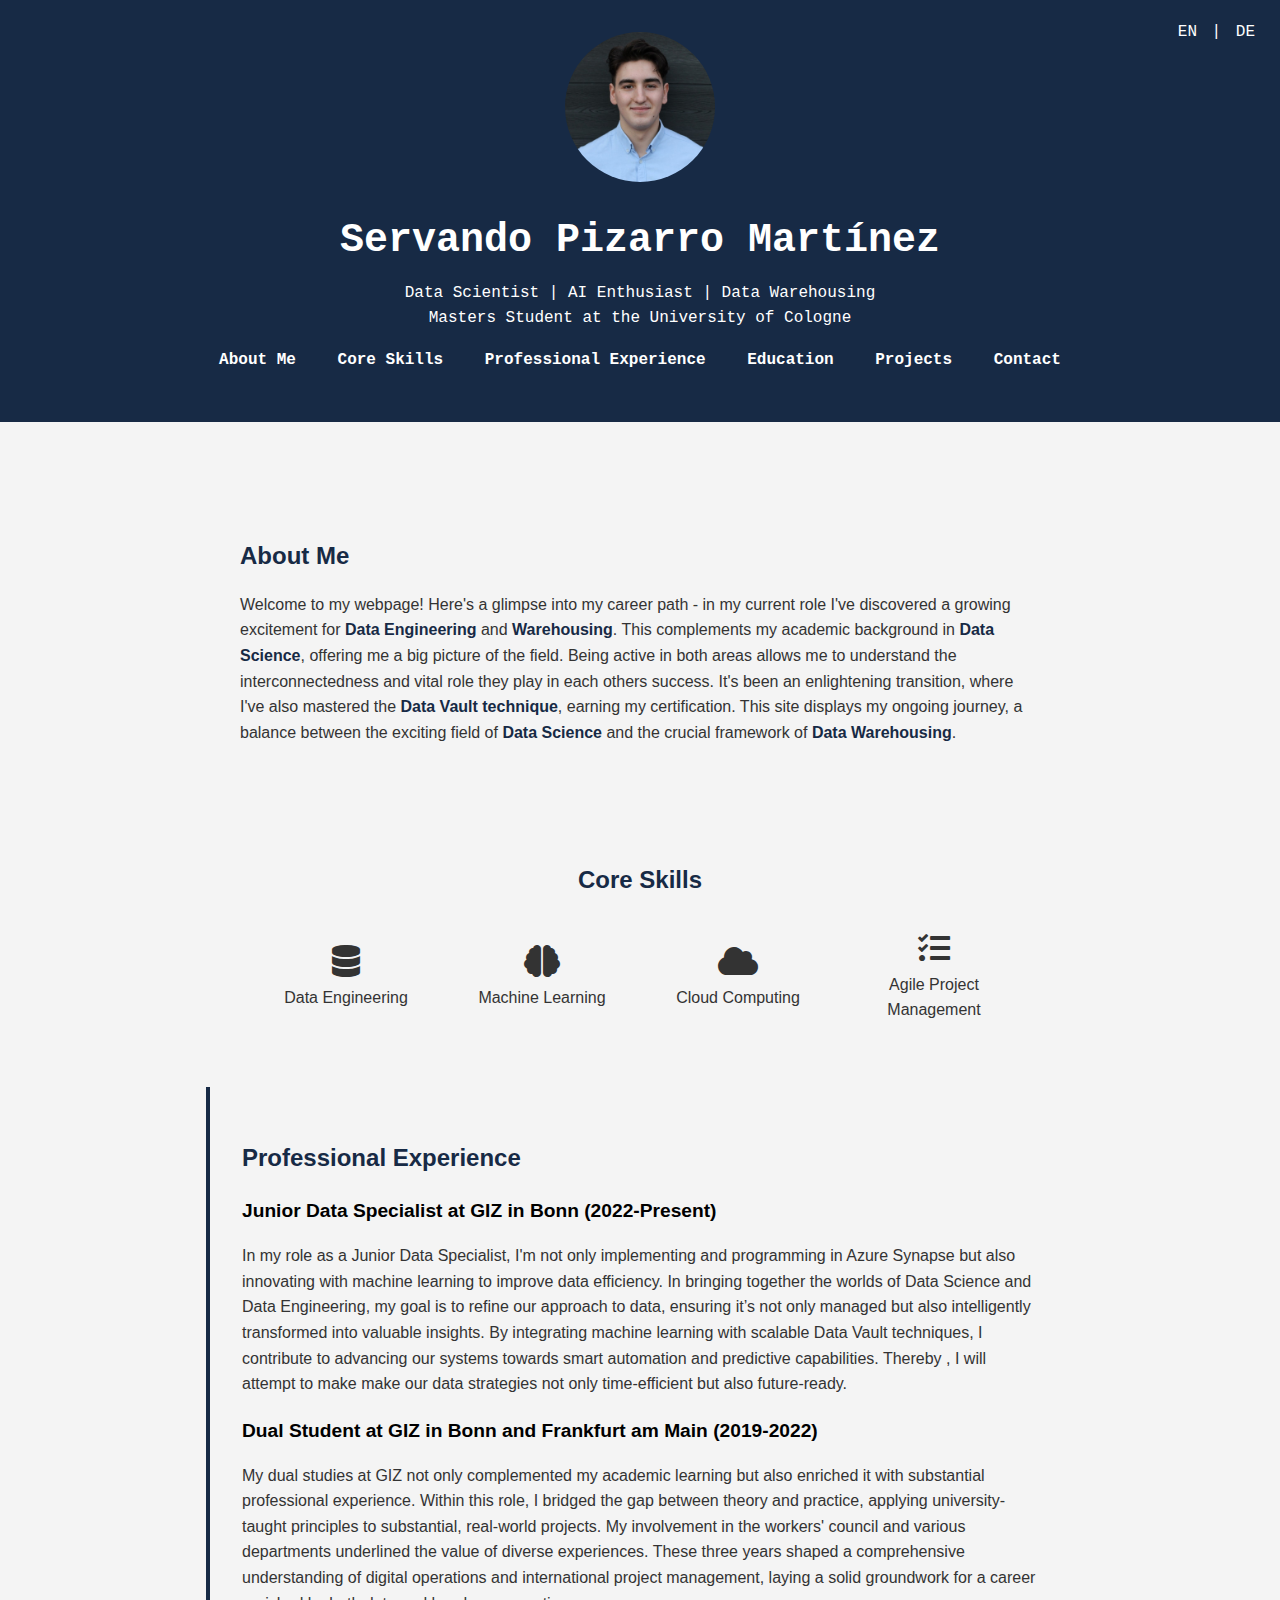
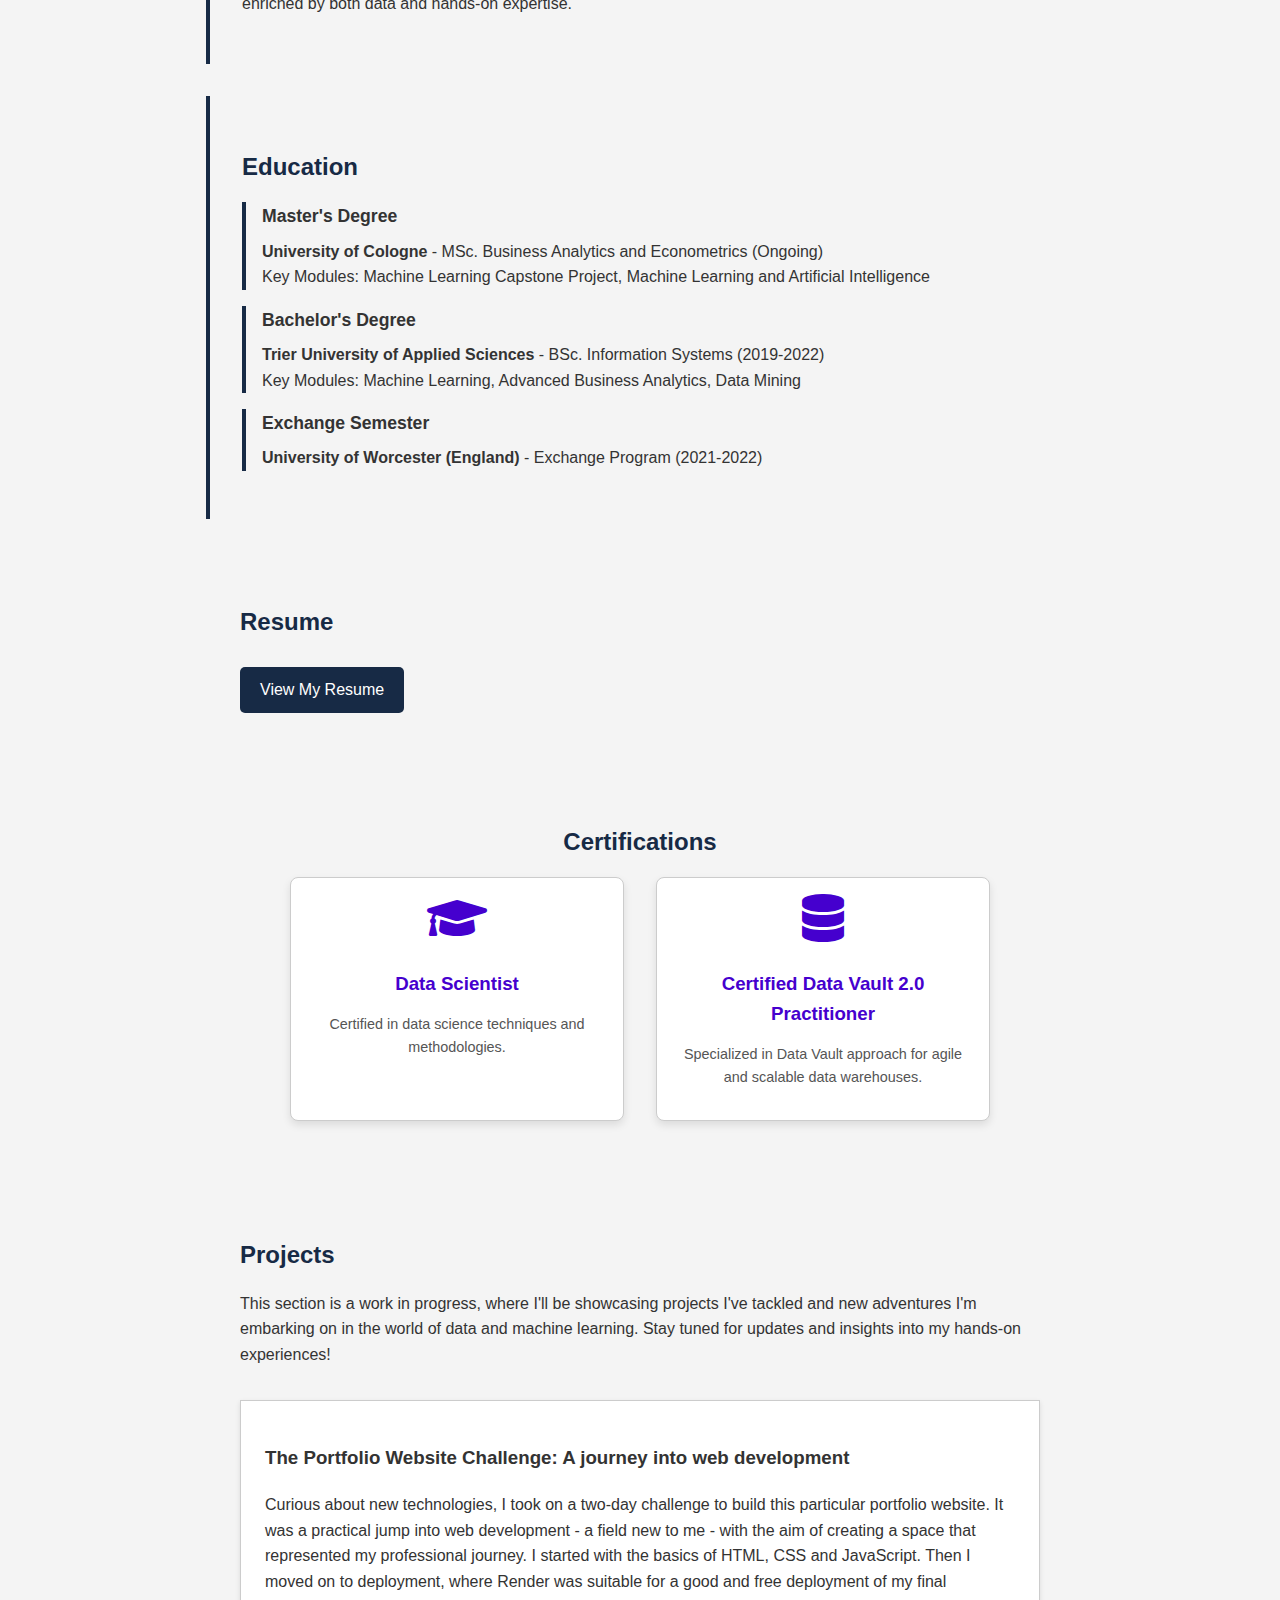
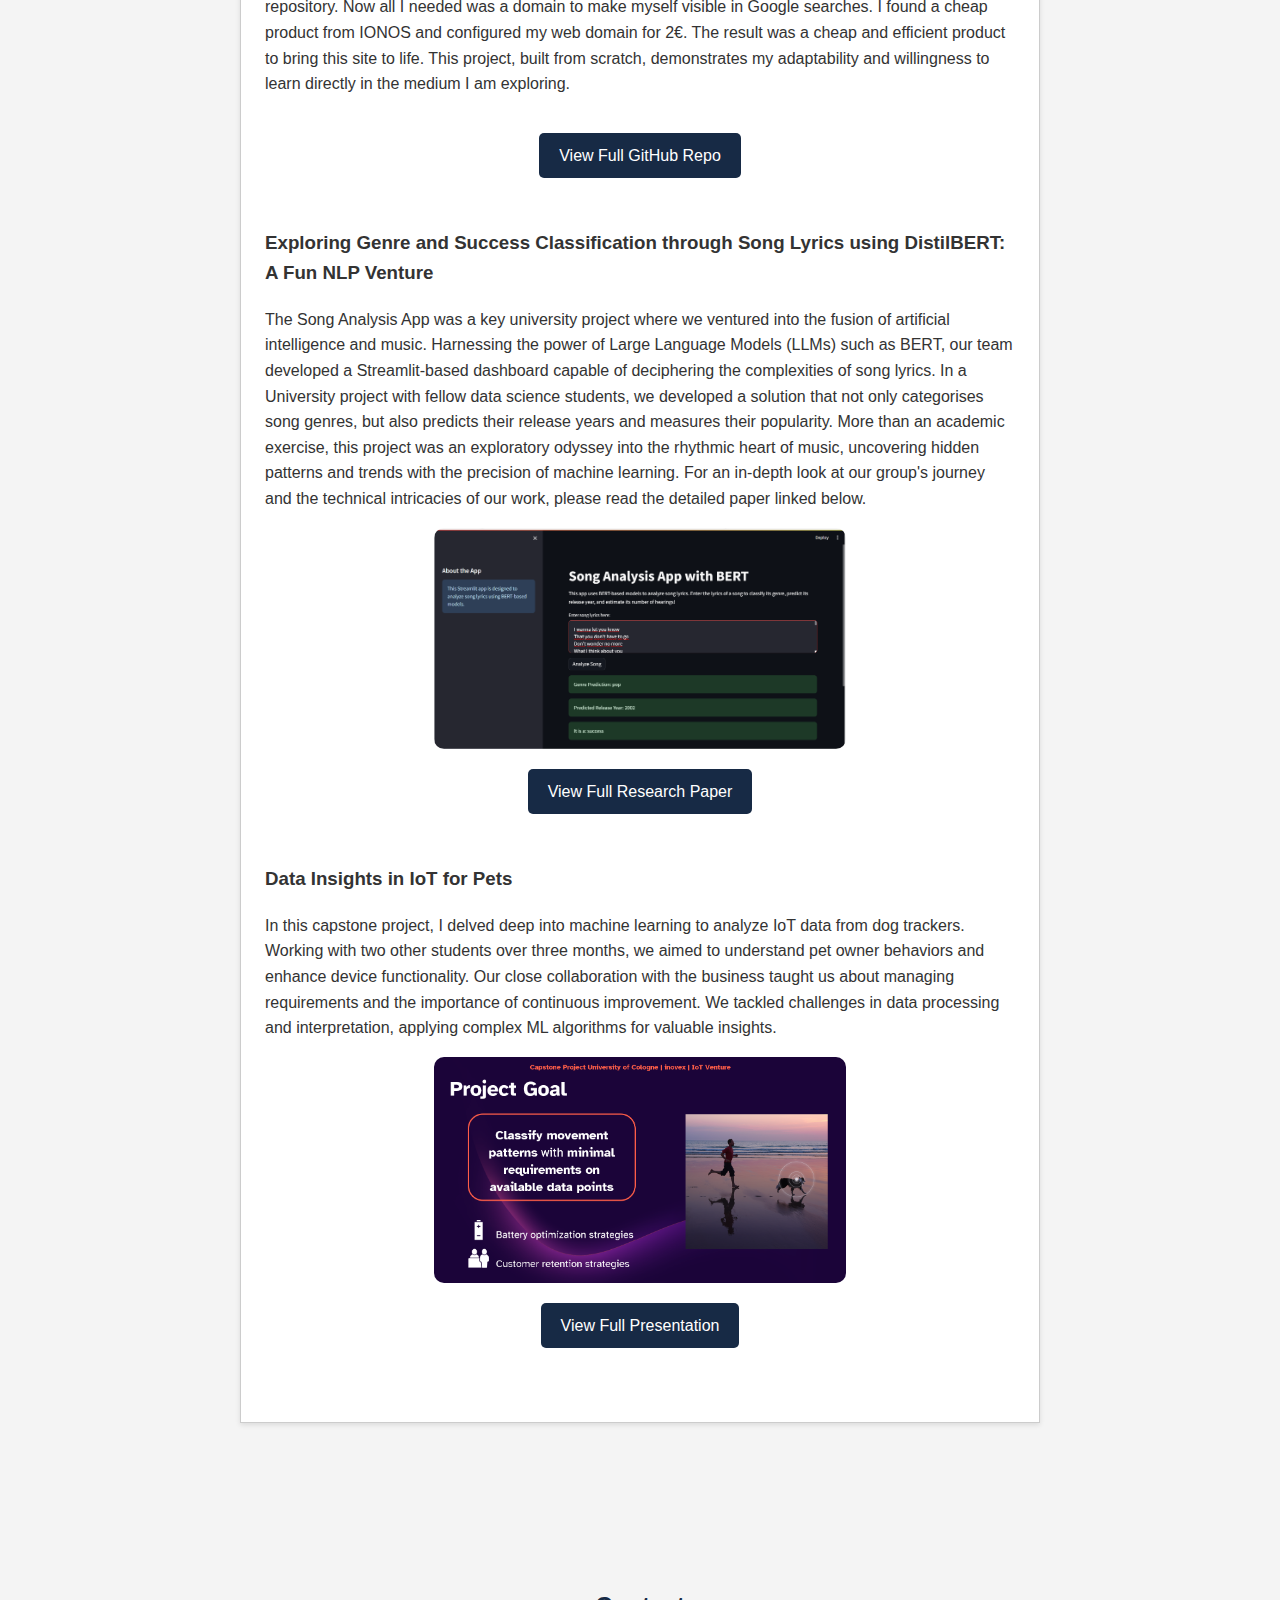
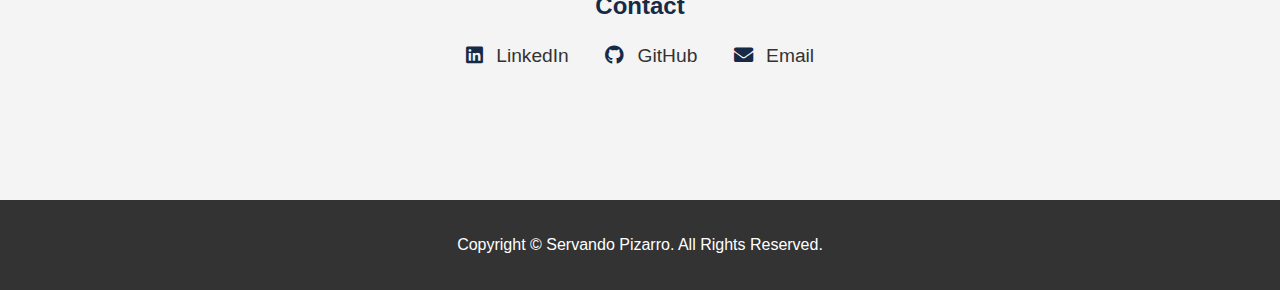
<file: index.html>
<!DOCTYPE html>
<html lang="en">
<head>
    <meta charset="UTF-8">
    <meta name="viewport" content="width=device-width, initial-scale=1.0">
    <title>About Me - Portfolio</title>
    <link rel="stylesheet" href="styles.css">
</head>
<body>
    <header>
        <div class="language-switcher">
            <a href="index.html">EN</a> | <a href="index_de.html">DE</a>
        </div>
        <img src="/Pictures/yo.jpeg" alt="Servando" class="profile-pic"> 
        <h1>Servando Pizarro Martínez</h1>
        <p>Data Scientist | AI Enthusiast | Data Warehousing </p>
        <p>Masters Student at the University of Cologne</p>
        <!-- Navigation Menu -->
        <nav>
            <ul>
                <li><a href="#about-me">About Me</a></li>
                <li><a href="#core-skills">Core Skills</a></li>
                <li><a href="#professional-experience">Professional Experience</a></li>
                <li><a href="#education">Education</a></li>
                <li><a href="#projects">Projects</a></li>
                <li><a href="#contact">Contact</a></li>
            </ul>
        </nav>
    </header>
<body>

    
    <main>
        
        <section id="about-me">
            <h2>About Me</h2>
            <div class="about-container">
                <p>
                    Welcome to my webpage! Here's a glimpse into my career path - in my current role
                    I've discovered a growing excitement for <span class="highlight">Data Engineering</span> and <span class="highlight">Warehousing</span>. This complements my academic
                     background in <span class="highlight">Data Science</span>,
                     offering me a big picture of the field. Being active
                    in both areas allows me to understand the interconnectedness</span> and vital role they play in each others success. It's been an enlightening transition,
                    where I've also mastered the <span class="highlight">Data Vault technique</span>, earning my certification. This site displays my ongoing journey,
                    a balance between the exciting field of <span class="highlight">Data Science</span> and the crucial framework of <span class="highlight">Data Warehousing</span>.
                </p>
            </div>
        </section>
        
        

        <section id="core-skills">
            <h2>Core Skills</h2>
            <div class="skills-grid">
                <div class="skill-item">
                    <i class="fas fa-database"></i>
                    <p>Data Engineering</p>
                </div>
                <div class="skill-item">
                    <i class="fas fa-brain"></i>
                    <p>Machine Learning</p>
                </div>
                <div class="skill-item">
                    <i class="fas fa-cloud"></i>
                    <p>Cloud Computing</p>
                </div>
                <div class="skill-item">
                    <i class="fas fa-tasks"></i>
                    <p>Agile Project Management</p>
                </div>
            </div>
        </section>

        <section id="professional-experience">
            <h2>Professional Experience</h2>
            <div class="experience-entry">
                <h3>Junior Data Specialist at GIZ in Bonn (2022-Present)</h3>
                <p>
                    In my role as a Junior Data Specialist, I'm not only implementing and programming in Azure Synapse but also innovating with machine learning to improve data efficiency. In bringing together the worlds of Data Science and Data Engineering, my goal is to refine our approach to data, ensuring it’s not only managed but also intelligently transformed into valuable insights. By integrating machine learning with scalable Data Vault techniques, I contribute to advancing our systems towards smart automation and predictive capabilities. Thereby , I will attempt to make make our data strategies not only time-efficient but also future-ready.
                </p>

                <h3>Dual Student at GIZ in Bonn and Frankfurt am Main (2019-2022)</h3>
                <p>
                    My dual studies at GIZ not only complemented my academic learning but also enriched it with substantial professional experience. Within this role, I bridged the gap between theory and practice, applying university-taught principles to substantial, real-world projects. My involvement in the workers' council and various departments underlined the value of diverse experiences. These three years shaped a comprehensive understanding of digital operations and international project management, laying a solid groundwork for a career enriched by both data and hands-on expertise.                </p>
            </div>
        </section>
        
        <section id="education">
            <h2>Education</h2>
            <div class="education-entry">
                <h3>Master's Degree</h3>
                <p><strong>University of Cologne</strong> - MSc. Business Analytics and Econometrics (Ongoing)</p>
                <p>Key Modules: Machine Learning Capstone Project,  Machine Learning and Artificial Intelligence</p>
            </div>
            <div class="education-entry">
                <h3>Bachelor's Degree</h3>
                <p><strong>Trier University of Applied Sciences</strong> - BSc. Information Systems (2019-2022)</p>
                <p>Key Modules: Machine Learning, Advanced Business Analytics, Data Mining</p>
            </div>
            <div class="education-entry">
                <h3>Exchange Semester</h3>
                <p><strong>University of Worcester (England)</strong> - Exchange Program (2021-2022)</p>
            </div>
        </section>
        
         
        <section id="resume-download">
            <h2>Resume</h2>
            <a href="/PDFs_and_PPTs/CV.pdf" target="_blank" class="resume-button">View My Resume</a>
        </section> 
        
        <section id="certificates">
            <h2>Certifications</h2>
            <div class="certificate-container">
                <a href="https://verify.stackfuel.com/8aAGehIbugui" target="_blank" class="certificate-card">
                    <i class="fas fa-graduation-cap"></i>
                    <h3>Data Scientist</h3>
                    <p>Certified in data science techniques and methodologies.</p>
                </a>
                <a href="https://www.credential.net/e50a12f8-f323-4e0e-8c1d-272fa7858e10#gs.7lz2ez" target="_blank" class="certificate-card">
                    <i class="fas fa-database"></i>
                    <h3>Certified Data Vault 2.0 Practitioner</h3>
                    <p>Specialized in Data Vault approach for agile and scalable data warehouses.</p>
                </a>
            </div>
        </section>
        
        


        <section id="projects">
            <h2>Projects</h2>
            <p class="project-intro">
                This section is a work in progress, where I'll be showcasing projects I've tackled and new adventures I'm embarking on in the world of data and machine learning. Stay tuned for updates and insights into my hands-on experiences!
            </p>
            <div class="project">

                <h3>The Portfolio Website Challenge: A journey into web development</h3>
                <p>
                    Curious about new technologies, I took on a two-day challenge to build this particular portfolio website. It was a practical jump into web development - a field new to me - with the aim of creating a space that represented my professional journey. I started with the basics of HTML, CSS and JavaScript. Then I moved on to deployment, where Render was suitable for a good and free deployment of my final repository. Now all I needed was a domain to make myself visible in Google searches. I found a cheap product from IONOS and configured my web domain for 2€. The result was a cheap and efficient product to bring this site to life. This project, built from scratch, demonstrates my adaptability and willingness to learn directly in the medium I am exploring.         
                    
                </p>   

                <div class="button-container">
                    <a href="https://github.com/Servando-Pizarro/Presentation-Website" target="_blank" class="view-presentation-button">View Full GitHub Repo</a>
                </div>
             

                

                <h3>Exploring Genre and Success Classification through Song Lyrics using
                    DistilBERT: A Fun NLP Venture</h3>
                <p>
                    The Song Analysis App was a key university project where we ventured into the fusion of artificial intelligence and music. Harnessing the power of Large Language Models (LLMs) such as BERT, our team developed a Streamlit-based dashboard capable of deciphering the complexities of song lyrics. In a University project with fellow data science students, we developed a solution that not only categorises song genres, but also predicts their release years and measures their popularity. More than an academic exercise, this project was an exploratory odyssey into the rhythmic heart of music, uncovering hidden patterns and trends with the precision of machine learning. For an in-depth look at our group's journey and the technical intricacies of our work, please read the detailed paper linked below.                <div class="project-preview">
                    <img src="/Pictures/Dashboard.png" alt="Project Slide Preview">
                </div>
                <div class="button-container">
                    <a href="/PDFs_and_PPTs/ADA_Final_Project-7.pdf" target="_blank" class="view-presentation-button">View Full Research Paper</a>
                </div>



                <h3>Data Insights in IoT for Pets</h3>
                <p>
                    In this capstone project, I delved deep into machine learning to analyze IoT data from dog trackers. Working with two other students over three months, we aimed to understand pet owner behaviors and enhance device functionality. Our close collaboration with the business taught us about managing requirements and the importance of continuous improvement. We tackled challenges in data processing and interpretation, applying complex ML algorithms for valuable insights.
                </p>
                <div class="project-preview">
                    <img src="/Pictures/Presentation_Picture_1.png" alt="Project Slide Preview">
                </div>
                <div class="button-container">
                    <a href="/PDFs_and_PPTs/Final Presentation_v3.pptx" target="_blank" class="view-presentation-button">View Full Presentation</a>
                </div>
            </div>
        </section>
        
        



        <link href="https://cdnjs.cloudflare.com/ajax/libs/font-awesome/5.15.1/css/all.min.css" rel="stylesheet">
        <section id="contact">
            <h2>Contact</h2>
            <div class="social-links">
                <!-- LinkedIn -->
                <a href="https://www.linkedin.com/in/servando-p-9416001b5/" target="_blank" title="LinkedIn">
                    <i class="fab fa-linkedin"></i> LinkedIn
                </a>
                <!-- GitHub -->
                <a href="https://github.com/Servando-Pizarro" target="_blank" title="GitHub">
                    <i class="fab fa-github"></i> GitHub
                </a>
                <!-- Email -->
                <a href="mailto:servandopizarro@web.de" title="Email">
                    <i class="fas fa-envelope"></i> Email
                </a>
            </div>
        </section>
        
        
    </main>

    <footer>
        <p>Copyright © Servando Pizarro. All Rights Reserved.</p>
    </footer>

    <script src="script.js"></script>
</body>
</html>
</file>
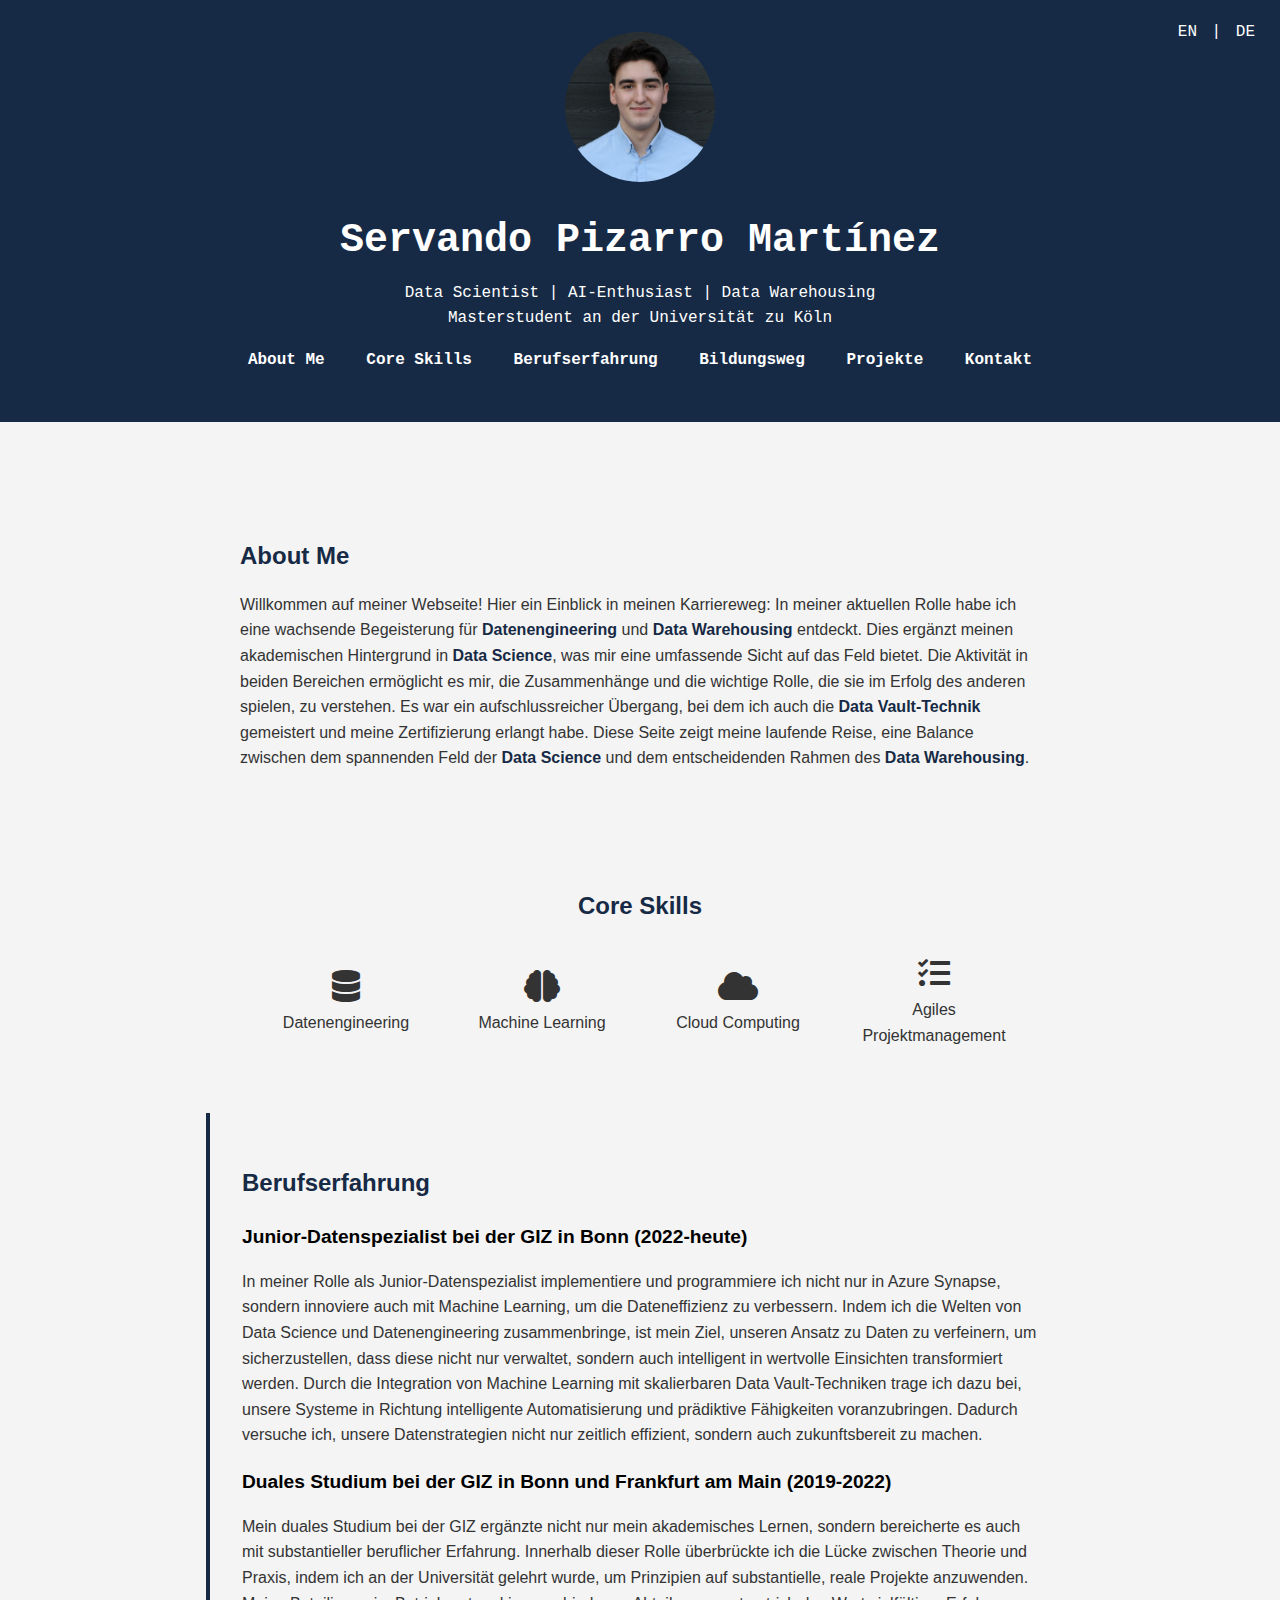
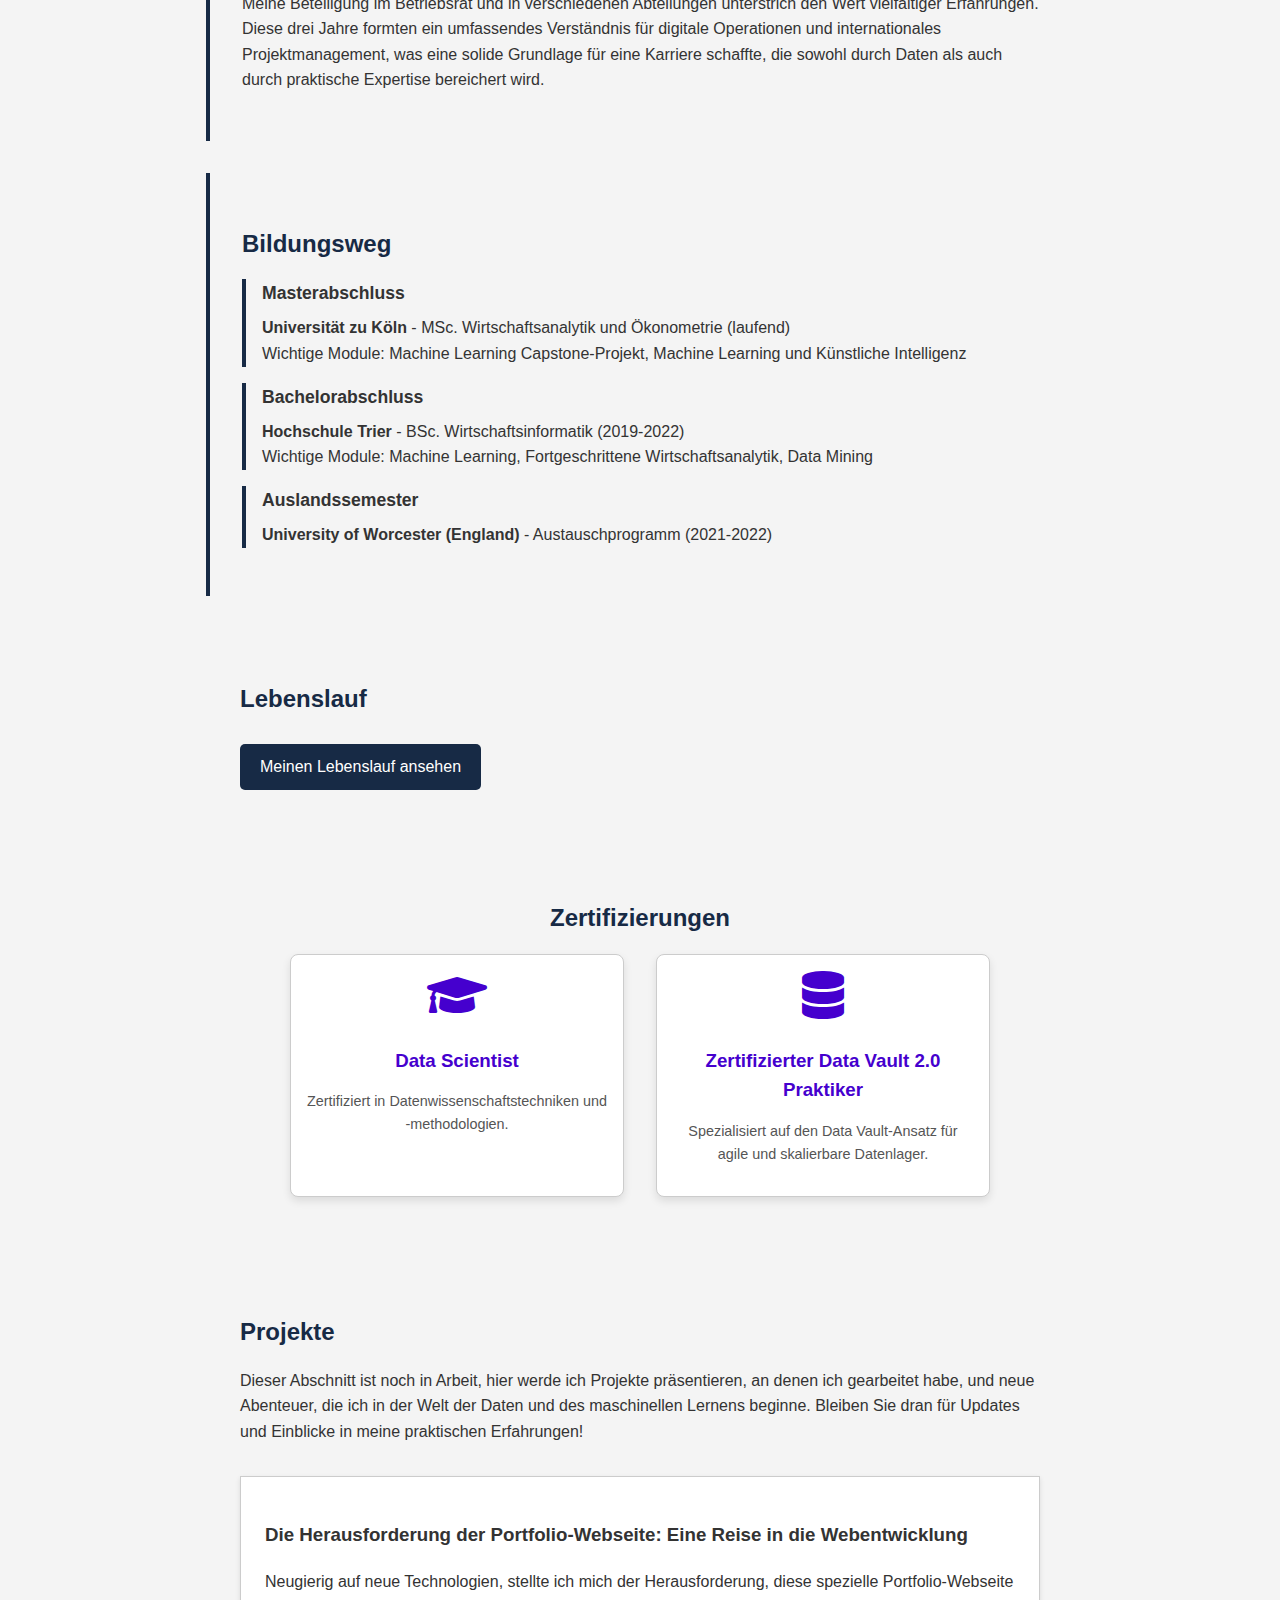
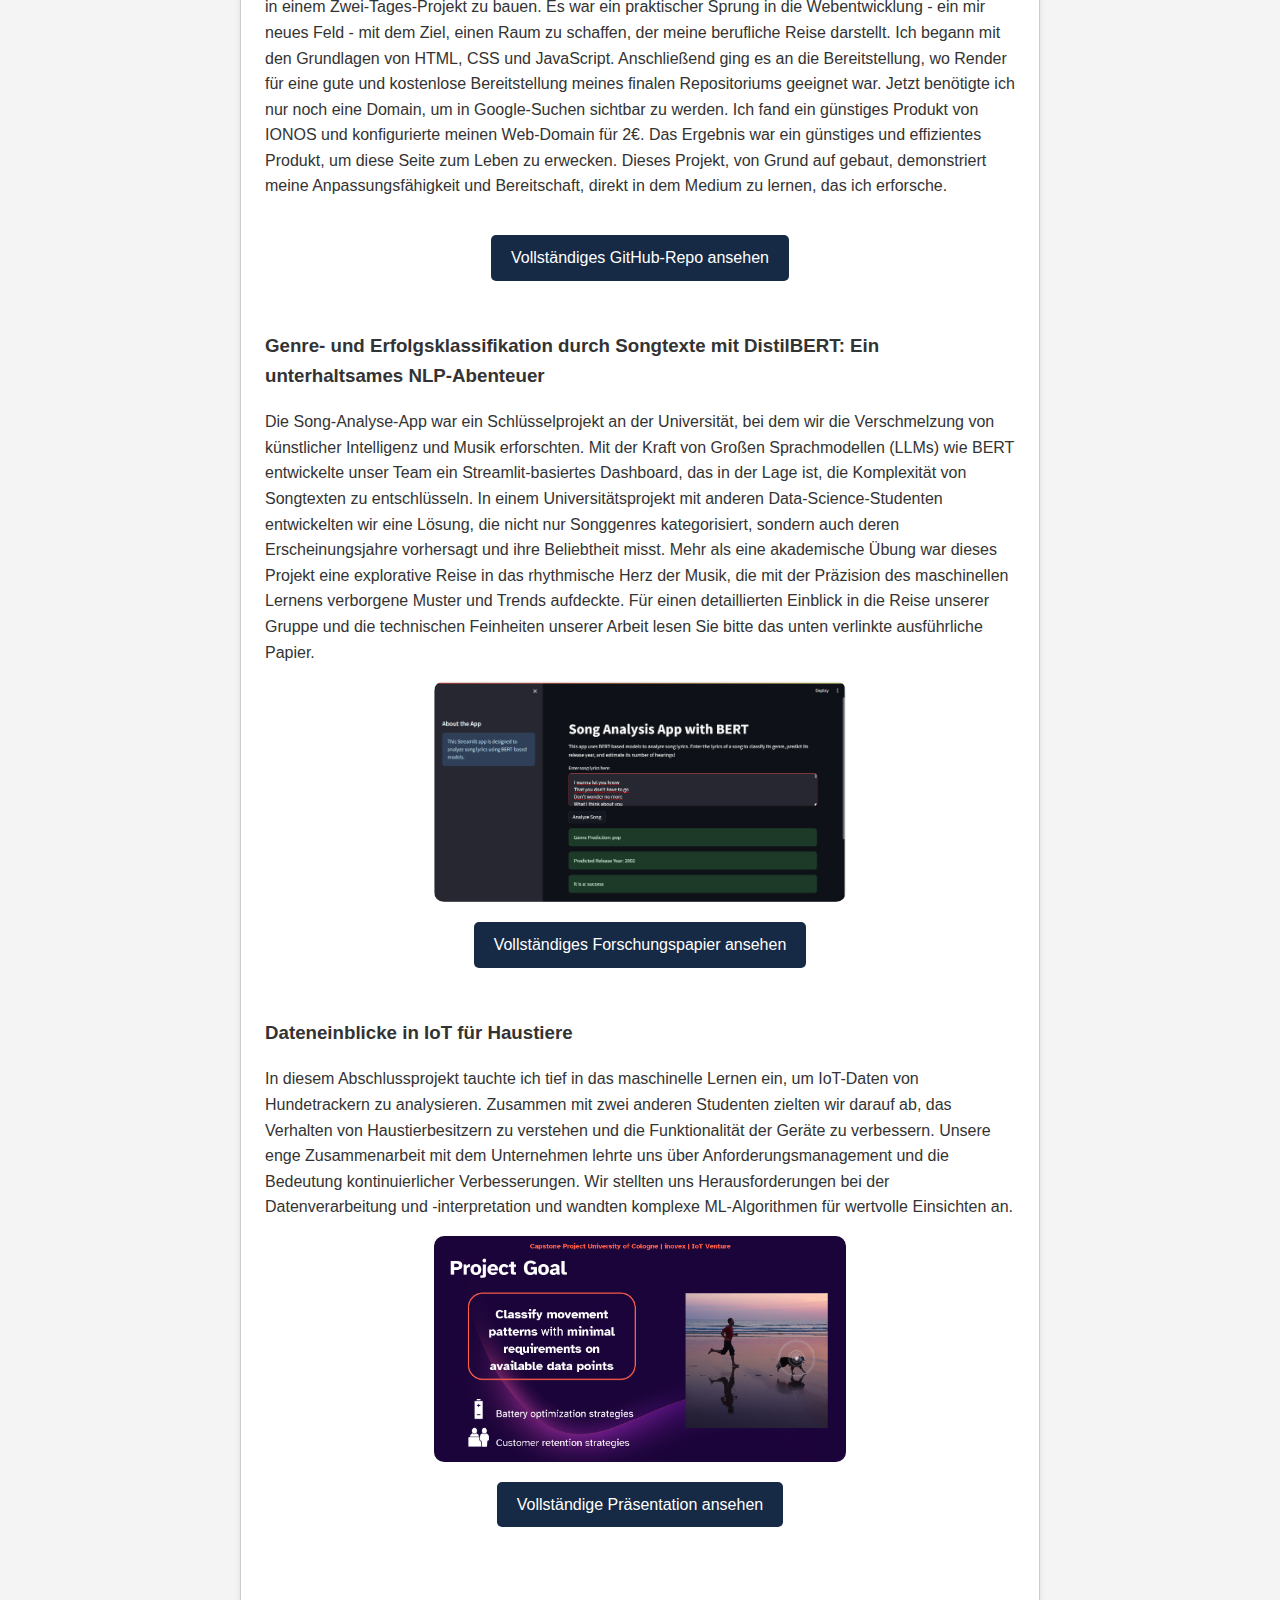
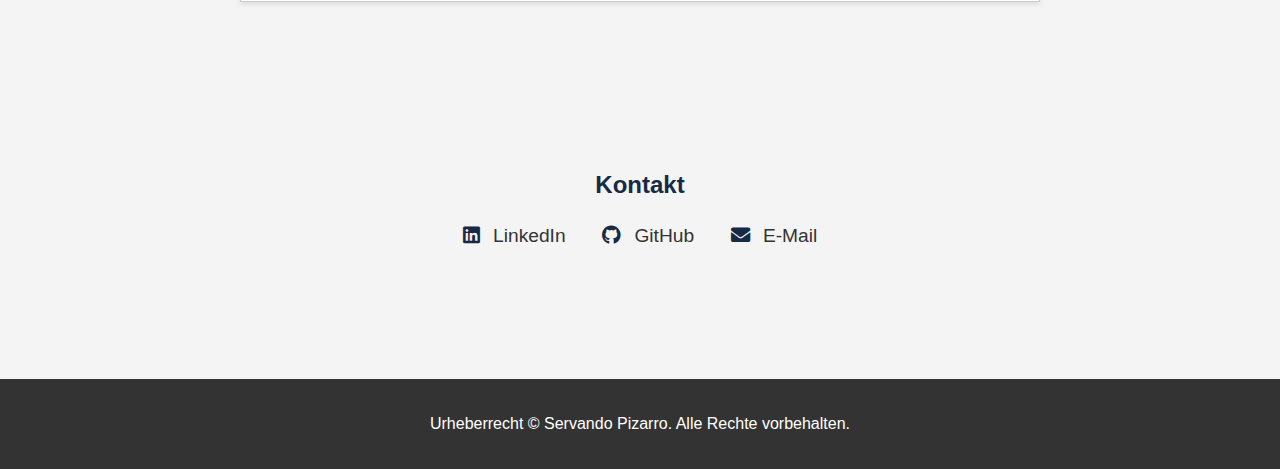
<file: index_de.html>
<!DOCTYPE html>
<html lang="de">
<head>
    <meta charset="UTF-8">
    <meta name="viewport" content="width=device-width, initial-scale=1.0">
    <title>Über Mich - Portfolio</title>
    <link rel="stylesheet" href="styles.css">
</head>
<body>
    <header>
        <div class="language-switcher">
            <a href="index.html">EN</a> | <a href="index_de.html">DE</a>
        </div>
        <img src="/Pictures/yo.jpeg" alt="Servando" class="profile-pic"> 
        <h1>Servando Pizarro Martínez</h1>
        <p>Data Scientist | AI-Enthusiast | Data Warehousing </p>
        <p>Masterstudent an der Universität zu Köln</p>
        <!-- Navigationsmenü -->
        <nav>
            <ul>
                <li><a href="#about-me">About Me</a></li>
                <li><a href="#core-skills">Core Skills</a></li>
                <li><a href="#professional-experience">Berufserfahrung</a></li>
                <li><a href="#education">Bildungsweg</a></li>
                <li><a href="#projects">Projekte</a></li>
                <li><a href="#contact">Kontakt</a></li>
            </ul>
        </nav>
    </header>
<body>

    
    <main>
        
        <section id="about-me">
            <h2>About Me</h2>
            <div class="about-container">
                <p>
                    Willkommen auf meiner Webseite! Hier ein Einblick in meinen Karriereweg: In meiner aktuellen Rolle habe ich eine wachsende Begeisterung für <span class="highlight">Datenengineering</span> und <span class="highlight">Data Warehousing</span> entdeckt. Dies ergänzt meinen akademischen Hintergrund in <span class="highlight">Data Science</span>, was mir eine umfassende Sicht auf das Feld bietet. Die Aktivität in beiden Bereichen ermöglicht es mir, die Zusammenhänge und die wichtige Rolle, die sie im Erfolg des anderen spielen, zu verstehen. Es war ein aufschlussreicher Übergang, bei dem ich auch die <span class="highlight">Data Vault-Technik</span> gemeistert und meine Zertifizierung erlangt habe. Diese Seite zeigt meine laufende Reise, eine Balance zwischen dem spannenden Feld der <span class="highlight">Data Science</span> und dem entscheidenden Rahmen des <span class="highlight">Data Warehousing</span>.
                </p>
            </div>
        </section>
        
        

        <section id="core-skills">
            <h2>Core Skills</h2>
            <div class="skills-grid">
                <div class="skill-item">
                    <i class="fas fa-database"></i>
                    <p>Datenengineering</p>
                </div>
                <div class="skill-item">
                    <i class="fas fa-brain"></i>
                    <p>Machine Learning</p>
                </div>
                <div class="skill-item">
                    <i class="fas fa-cloud"></i>
                    <p>Cloud Computing</p>
                </div>
                <div class="skill-item">
                    <i class="fas fa-tasks"></i>
                    <p>Agiles Projektmanagement</p>
                </div>
            </div>
        </section>

        <section id="professional-experience">
            <h2>Berufserfahrung</h2>
            <div class="experience-entry">
                <h3>Junior-Datenspezialist bei der GIZ in Bonn (2022-heute)</h3>
                <p>
                    In meiner Rolle als Junior-Datenspezialist implementiere und programmiere ich nicht nur in Azure Synapse, sondern innoviere auch mit Machine Learning, um die Dateneffizienz zu verbessern. Indem ich die Welten von Data Science und Datenengineering zusammenbringe, ist mein Ziel, unseren Ansatz zu Daten zu verfeinern, um sicherzustellen, dass diese nicht nur verwaltet, sondern auch intelligent in wertvolle Einsichten transformiert werden. Durch die Integration von Machine Learning mit skalierbaren Data Vault-Techniken trage ich dazu bei, unsere Systeme in Richtung intelligente Automatisierung und prädiktive Fähigkeiten voranzubringen. Dadurch versuche ich, unsere Datenstrategien nicht nur zeitlich effizient, sondern auch zukunftsbereit zu machen.
                </p>

                <h3>Duales Studium bei der GIZ in Bonn und Frankfurt am Main (2019-2022)</h3>
                <p>
                    Mein duales Studium bei der GIZ ergänzte nicht nur mein akademisches Lernen, sondern bereicherte es auch mit substantieller beruflicher Erfahrung. Innerhalb dieser Rolle überbrückte ich die Lücke zwischen Theorie und Praxis, indem ich an der Universität gelehrt wurde, um Prinzipien auf substantielle, reale Projekte anzuwenden. Meine Beteiligung im Betriebsrat und in verschiedenen Abteilungen unterstrich den Wert vielfältiger Erfahrungen. Diese drei Jahre formten ein umfassendes Verständnis für digitale Operationen und internationales Projektmanagement, was eine solide Grundlage für eine Karriere schaffte, die sowohl durch Daten als auch durch praktische Expertise bereichert wird.
                </p>
            </div>
        </section>
        
        <section id="education">
            <h2>Bildungsweg</h2>
            <div class="education-entry">
                <h3>Masterabschluss</h3>
                <p><strong>Universität zu Köln</strong> - MSc. Wirtschaftsanalytik und Ökonometrie (laufend)</p>
                <p>Wichtige Module: Machine Learning Capstone-Projekt, Machine Learning und Künstliche Intelligenz</p>
            </div>
            <div class="education-entry">
                <h3>Bachelorabschluss</h3>
                <p><strong>Hochschule Trier</strong> - BSc. Wirtschaftsinformatik (2019-2022)</p>
                <p>Wichtige Module: Machine Learning, Fortgeschrittene Wirtschaftsanalytik, Data Mining</p>
            </div>
            <div class="education-entry">
                <h3>Auslandssemester</h3>
                <p><strong>University of Worcester (England)</strong> - Austauschprogramm (2021-2022)</p>
            </div>
        </section>
        
         
        <section id="resume-download">
            <h2>Lebenslauf</h2>
            <a href="/PDFs_and_PPTs/CV.pdf" target="_blank" class="resume-button">Meinen Lebenslauf ansehen</a>
        </section> 
        
        <section id="certificates">
            <h2>Zertifizierungen</h2>
            <div class="certificate-container">
                <a href="https://verify.stackfuel.com/8aAGehIbugui" target="_blank" class="certificate-card">
                    <i class="fas fa-graduation-cap"></i>
                    <h3>Data Scientist</h3>
                    <p>Zertifiziert in Datenwissenschaftstechniken und -methodologien.</p>
                </a>
                <a href="https://www.credential.net/e50a12f8-f323-4e0e-8c1d-272fa7858e10#gs.7lz2ez" target="_blank" class="certificate-card">
                    <i class="fas fa-database"></i>
                    <h3>Zertifizierter Data Vault 2.0 Praktiker</h3>
                    <p>Spezialisiert auf den Data Vault-Ansatz für agile und skalierbare Datenlager.</p>
                </a>
            </div>
        </section>
        
        

        <section id="projects">
            <h2>Projekte</h2>
            <p class="project-intro">
                Dieser Abschnitt ist noch in Arbeit, hier werde ich Projekte präsentieren, an denen ich gearbeitet habe, und neue Abenteuer, die ich in der Welt der Daten und des maschinellen Lernens beginne. Bleiben Sie dran für Updates und Einblicke in meine praktischen Erfahrungen!
            </p>
            <div class="project">

                <h3>Die Herausforderung der Portfolio-Webseite: Eine Reise in die Webentwicklung</h3>
                <p>
                    Neugierig auf neue Technologien, stellte ich mich der Herausforderung, diese spezielle Portfolio-Webseite in einem Zwei-Tages-Projekt zu bauen. Es war ein praktischer Sprung in die Webentwicklung - ein mir neues Feld - mit dem Ziel, einen Raum zu schaffen, der meine berufliche Reise darstellt. Ich begann mit den Grundlagen von HTML, CSS und JavaScript. Anschließend ging es an die Bereitstellung, wo Render für eine gute und kostenlose Bereitstellung meines finalen Repositoriums geeignet war. Jetzt benötigte ich nur noch eine Domain, um in Google-Suchen sichtbar zu werden. Ich fand ein günstiges Produkt von IONOS und konfigurierte meinen Web-Domain für 2€. Das Ergebnis war ein günstiges und effizientes Produkt, um diese Seite zum Leben zu erwecken. Dieses Projekt, von Grund auf gebaut, demonstriert meine Anpassungsfähigkeit und Bereitschaft, direkt in dem Medium zu lernen, das ich erforsche.
                </p>
            </p>   

            <div class="button-container">
                <a href="https://github.com/Servando-Pizarro/Presentation-Website" target="_blank" class="view-presentation-button">Vollständiges GitHub-Repo ansehen</a>
            </div>
         

            

            <h3>Genre- und Erfolgsklassifikation durch Songtexte mit DistilBERT: Ein unterhaltsames NLP-Abenteuer</h3>
            <p>
                Die Song-Analyse-App war ein Schlüsselprojekt an der Universität, bei dem wir die Verschmelzung von künstlicher Intelligenz und Musik erforschten. Mit der Kraft von Großen Sprachmodellen (LLMs) wie BERT entwickelte unser Team ein Streamlit-basiertes Dashboard, das in der Lage ist, die Komplexität von Songtexten zu entschlüsseln. In einem Universitätsprojekt mit anderen Data-Science-Studenten entwickelten wir eine Lösung, die nicht nur Songgenres kategorisiert, sondern auch deren Erscheinungsjahre vorhersagt und ihre Beliebtheit misst. Mehr als eine akademische Übung war dieses Projekt eine explorative Reise in das rhythmische Herz der Musik, die mit der Präzision des maschinellen Lernens verborgene Muster und Trends aufdeckte. Für einen detaillierten Einblick in die Reise unserer Gruppe und die technischen Feinheiten unserer Arbeit lesen Sie bitte das unten verlinkte ausführliche Papier.                <div class="project-preview">
                <img src="/Pictures/Dashboard.png" alt="Projektvorschau">
            </div>
            <div class="button-container">
                <a href="/PDFs_and_PPTs/ADA_Final_Project-7.pdf" target="_blank" class="view-presentation-button">Vollständiges Forschungspapier ansehen</a>
            </div>



            <h3>Dateneinblicke in IoT für Haustiere</h3>
            <p>
                In diesem Abschlussprojekt tauchte ich tief in das maschinelle Lernen ein, um IoT-Daten von Hundetrackern zu analysieren. Zusammen mit zwei anderen Studenten zielten wir darauf ab, das Verhalten von Haustierbesitzern zu verstehen und die Funktionalität der Geräte zu verbessern. Unsere enge Zusammenarbeit mit dem Unternehmen lehrte uns über Anforderungsmanagement und die Bedeutung kontinuierlicher Verbesserungen. Wir stellten uns Herausforderungen bei der Datenverarbeitung und -interpretation und wandten komplexe ML-Algorithmen für wertvolle Einsichten an.
            </p>
            <div class="project-preview">
                <img src="/Pictures/Presentation_Picture_1.png" alt="Projektvorschau">
            </div>
            <div class="button-container">
                <a href="/PDFs_and_PPTs/Final Presentation_v3.pptx" target="_blank" class="view-presentation-button">Vollständige Präsentation ansehen</a>
            </div>
        </div>
    </section>
    
    

    <link href="https://cdnjs.cloudflare.com/ajax/libs/font-awesome/5.15.1/css/all.min.css" rel="stylesheet">
    <section id="contact">
        <h2>Kontakt</h2>
        <div class="social-links">
            <!-- LinkedIn -->
            <a href="https://www.linkedin.com/in/servando-p-9416001b5/" target="_blank" title="LinkedIn">
                <i class="fab fa-linkedin"></i> LinkedIn
            </a>
            <!-- GitHub -->
            <a href="https://github.com/Servando-Pizarro" target="_blank" title="GitHub">
                <i class="fab fa-github"></i> GitHub
            </a>
            <!-- Email -->
            <a href="mailto:servandopizarro@web.de" title="Email">
                <i class="fas fa-envelope"></i> E-Mail
            </a>
        </div>
    </section>
    
    
</main>

<footer>
    <p>Urheberrecht © Servando Pizarro. Alle Rechte vorbehalten.</p>
</footer>

<script src="script.js"></script>

</body>
</html>
</file>
<file: styles.css>
/* Define color variables and font families */
:root {
    --main-font: 'Arial', sans-serif;
    --main-color: #333;
    --bg-color: #f4f4f4;
    --header-bg: #172A45; /* Updated color */
    --footer-bg: #333;
    --project-bg: #fff;
    --input-border: #ccc;
    --button-bg: #4CAF50;
}

/* Navigation Menu Styling */
nav {
    text-align: center;
    margin-top: 1rem;
}

nav ul {
    list-style: none;
    padding: 0;
}

nav ul li {
    display: inline-block;
    margin: 0 15px;
}

nav a {
    text-decoration: none;
    color: #ffffff; /* Adjust the color to match your header */
    font-weight: bold;
    transition: color 0.3s ease-in-out;
}

nav a:hover {
    color: #dddddd; /* Lighten the color on hover for feedback */
}

/* Apply font family globally */
body, input, button, textarea {
    font-family: var(--main-font);
}

/* Body styling */
body {
    margin: 0;
    padding: 0;
    line-height: 1.6;
    color: var(--main-color);
    background-color: var(--bg-color);
}

/* Importing Google Font for header */
@import url('https://fonts.googleapis.com/css2?family=Source+Code+Pro:wght@400;600&display=swap');

/* Header styling */
header {
    background: var(--header-bg);
    color: #fff;
    padding: 2rem 0;
    text-align: center;
    font-family: 'Source Code Pro', monospace;
}

/* Adjustments for responsive design */
@media (min-width: 768px) {
    main {
        padding: 4rem;
    }

    section {
        padding: 4rem;
    }
}
header {
    background: var(--header-bg);
    color: #fff;
    padding: 2rem 0;
    text-align: center;
    font-family: 'Source Code Pro', monospace; /* Use a monospaced font */
}

header h1 {
    font-size: 2.5rem;
    margin-bottom: 0.5rem;
    font-weight: 600; /* Bolder weight for the title */
}

header p {
    margin: 0;
    font-weight: 400; /* Regular weight for the subtitle */
}

nav ul {
    list-style-type: none;
    padding: 0;
    margin: 1rem 0;
}

nav ul li {
    display: inline;
    margin: 0 1rem;
}

nav ul li a {
    text-decoration: none;
    color: #fff;
    font-weight: 700;
    transition: color 0.3s ease-in-out;
}

nav ul li a:hover,
nav ul li a:focus {
    color: #dddddd;
}
main {
    padding: 2rem;
}

section {
    margin: auto;
    padding: 2rem;
    max-width: 50rem;
}

.project {
    background: var(--project-bg);
    margin: 2rem 0 4rem 0; /* Top and bottom margin */
    padding: 1.5rem;
    border: 1px solid var(--input-border);
    box-shadow: 0 2px 5px rgba(0, 0, 0, 0.1);
    transition: box-shadow 0.3s;
}

.project:hover {
    box-shadow: 0 5px 15px rgba(0, 0, 0, 0.2);
}

#core-skills {
    text-align: center;
}

.skills-grid {
    display: grid;
    grid-template-columns: repeat(auto-fit, minmax(150px, 1fr));
    gap: 1rem;
    justify-content: center;
    padding: 1rem;
}

.skill-item {
    display: flex;
    flex-direction: column;
    align-items: center;
    justify-content: center;
}

.skill-item i {
    font-size: 2rem; /* Larger icons */
    margin-bottom: 0.5rem;
}

.skill-item p {
    margin: 0;
}

footer {
    text-align: center;
    padding: 1rem;
    background: var(--footer-bg);
    color: #fff;
}

input, textarea {
    width: 100%;
    padding: 1rem;
    margin-bottom: 1rem;
    border: 1px solid var(--input-border);
    border-radius: 4px;
    box-sizing: border-box;
}

button {
    width: 100%;
    padding: 1rem;
    background-color: var(--button-bg);
    color: white;
    border: none;
    border-radius: 4px;
    cursor: pointer;
    transition: background-color 0.3s, transform 0.3s;
}

button:hover {
    background-color: #367c39;
    transform: translateY(-3px);
}

@media ( min-width: 768px ) {
    main {
        padding: 4rem;
    }

    section {
        padding: 4rem;
    }
}

#contact {
    background: var(--bg-color);
    padding: 40px;
    text-align: center;
}

.contact-form {
    max-width: 600px;
    margin: 0 auto;
}

.form-group {
    margin-bottom: 20px;
}

.form-group label {
    display: block;
    text-align: left;
    margin-bottom: 5px;
}

.form-group input,
.form-group textarea {
    width: calc(100% - 20px);
    padding: 10px;
    border: 1px solid var(--input-border);
    border-radius: 4px;
    font-size: 1rem;
}

.btn-send {
    width: 100%;
    padding: 10px;
    background-color: var(--button-bg);
    color: white;
    border: none;
    border-radius: 4px;
    cursor: pointer;
    font-size: 1rem;
    transition: background-color 0.3s, transform 0.3s;
}

.btn-send:hover,
.btn-send:focus {
    background-color: #367c39;
    transform: translateY(-2px);
}

#contact {
    text-align: center;
    padding: 2rem;
}

.social-links {
    margin: 1rem 0;
}

.social-links a {
    display: inline-block;
    margin: 0 1rem;
    color: var(--main-color);
    text-decoration: none;
    font-size: 1.2rem;
}

.social-links i {
    margin-right: 8px;
    color: var(--header-bg); /* Use your theme color */
    transition: color 0.3s ease;
}

.social-links a:hover i,
.social-links a:focus i {
    color: var(--button-bg);
}


#about-me {
    font-family: 'Arial', sans-serif;
    color: #333;
    background-color: #f4f4f4;
    padding: 2rem;
}

#about-me .about-container {
    max-width: 800px;
    margin: auto;
    text-align: left;
}

#about-me .about-highlight {
    color: #172A45;
    font-weight: bold;
}

/* Uncomment and update the .profile-pic class if you're adding an image */

.profile-pic {
    width: 150px;
    height: 150px;
    border-radius: 50%;
    margin: auto;
    display: block;
}

#about-me {
    font-family: 'Arial', sans-serif;
    color: #333;
    background-color: #f4f4f4;
    padding: 2rem;
}

#about-me h2 {
    color: #172A45;
}

#about-me p {
    font-size: 1rem; /* Adjust the font size as needed */
    line-height: 1.6;
    text-align: left; /* Align text to the left */
    font-weight: normal; /* Ensures text is not bold */
    margin-bottom: 1rem; /* Space below paragraph */
}

.highlight {
    color: #172A45; /* Or any color that fits your design */
    font-weight: bold;
}




section {
    padding: 2rem;
    margin-bottom: 1rem;
}

h2 {
    color: #172A45;
    margin-bottom: 1rem;
}

#professional-experience, #education {
    background-color: #f4f4f4;
    border-left: 4px solid #172A45;
    padding-left: 1rem;
}

#professional-experience, #education  {
    background-color: #f4f4f4; /* Or any light color that matches your theme */
    padding: 2rem; /* Adjust padding to ensure enough white space */
    margin-bottom: 2rem; /* Space before the next section */
}


#professional-experience h3 {
    font-size: 1.2rem;
    color: #000; /* Or another color if you prefer */
    margin-bottom: 0.5rem;
}

#professional-experience p {
    text-align: left;
    line-height: 1.6;
    font-size: 1rem;
    margin-left: 0; /* Ensure the text is not indented */
    color: #333; /* Standard text color */
}



.education-entry {
    margin-bottom: 1rem;
    border-left: 4px solid #172A45; /* Left border color */
    padding-left: 1rem;
}

.education-entry h3 {
    font-size: 1.1rem; /* Slightly larger font size for institution name */
    font-weight: bold; /* Bold font for institution name */
    margin: 0.5rem 0; /* Margin around the institution name */
}

.education-entry p {
    margin: 0; /* No margin for the degree and date text */
    font-size: 1rem; /* Standard font size for degree and dates */
}





.resume-link {
    display: inline-block;
    padding: 0.5rem 1rem;
    background-color: #172A45;
    color: white;
    text-decoration: none;
    border-radius: 5px;
    transition: background-color 0.3s ease;
}

.resume-link:hover {
    background-color: #367c39;
}

.resume-button {
    display: inline-block;
    padding: 10px 20px;
    margin: 10px 0;
    background-color: #172A45;
    color: #ffffff;
    text-decoration: none;
    border-radius: 5px;
    transition: all 0.3s ease;
}

.resume-button:hover {
    background-color: #4500ce;
}





#certificates {
    text-align: center;
    padding: 2rem;
    background-color: #f4f4f4;
}

.certificate-container {
    display: flex;
    justify-content: center;
    gap: 2rem;
    flex-wrap: wrap;
}

.certificate-card {
    width: 300px;
    border: 1px solid #ccc;
    border-radius: 8px;
    padding: 1rem;
    box-shadow: 0 4px 8px rgba(0,0,0,0.1);
    background-color: white;
    margin-bottom: 1rem;
    text-decoration: none;
    color: inherit;
}

.certificate-card:hover {
    box-shadow: 0 6px 12px rgba(0,0,0,0.2);
}

.certificate-card i {
    font-size: 3rem;
    margin-bottom: 0.5rem;
    color: #4500ce;
}

.certificate-card h3 {
    color: #4500ce;
    margin-bottom: 0.5rem;
}

.certificate-card p {
    font-size: 0.9rem;
    color: #555;
}

/* Ensure the project preview images are centered and buttons are styled correctly */
.project-preview img {
    max-width: 55%; /* Ensure image is not larger than its container */
    height: auto; /* Maintain aspect ratio */
    border-radius: 10px; /* Rounded corners for modern look */
    display: block; /* Block display to allow margin auto to work */
    margin: 0 auto; /* Center image */
}

.button-container {
    text-align: center;
    margin-bottom: 50px; /* Center the button container */
}

.view-presentation-button {
    background-color: #172A45; /* Button background color */
    color: white; /* Button text color */
    padding: 10px 20px; /* Button padding */
    border: none; /* No border */
    border-radius: 5px; /* Rounded corners */
    cursor: pointer; /* Pointer cursor on hover */
    text-decoration: none; /* Remove underline from text */
    display: inline-block; /* Center button text */
    margin-top: 20px; /* Space above the button */
}

.view-presentation-button:hover {
    background-color: #0f1c2d; /* Slightly darker on hover */
}



header {
    position: relative;
}

.language-switcher {
    position: absolute;
    top: 20px; /* Passen Sie den Abstand nach oben entsprechend an */
    right: 20px; /* Passen Sie den Abstand nach rechts entsprechend an */
    font-size: 1rem;
}

.language-switcher a {
    color: #fff; /* Farbe der Links, passend zum Header-Hintergrund */
    text-decoration: none; /* Keine Unterstreichung der Links */
    padding: 0 5px; /* Kleiner Abstand zwischen den Links */
}

.language-switcher a:hover {
    text-decoration: underline; /* Unterstreichen beim Hovern zur besseren Sichtbarkeit */
}
</file>
